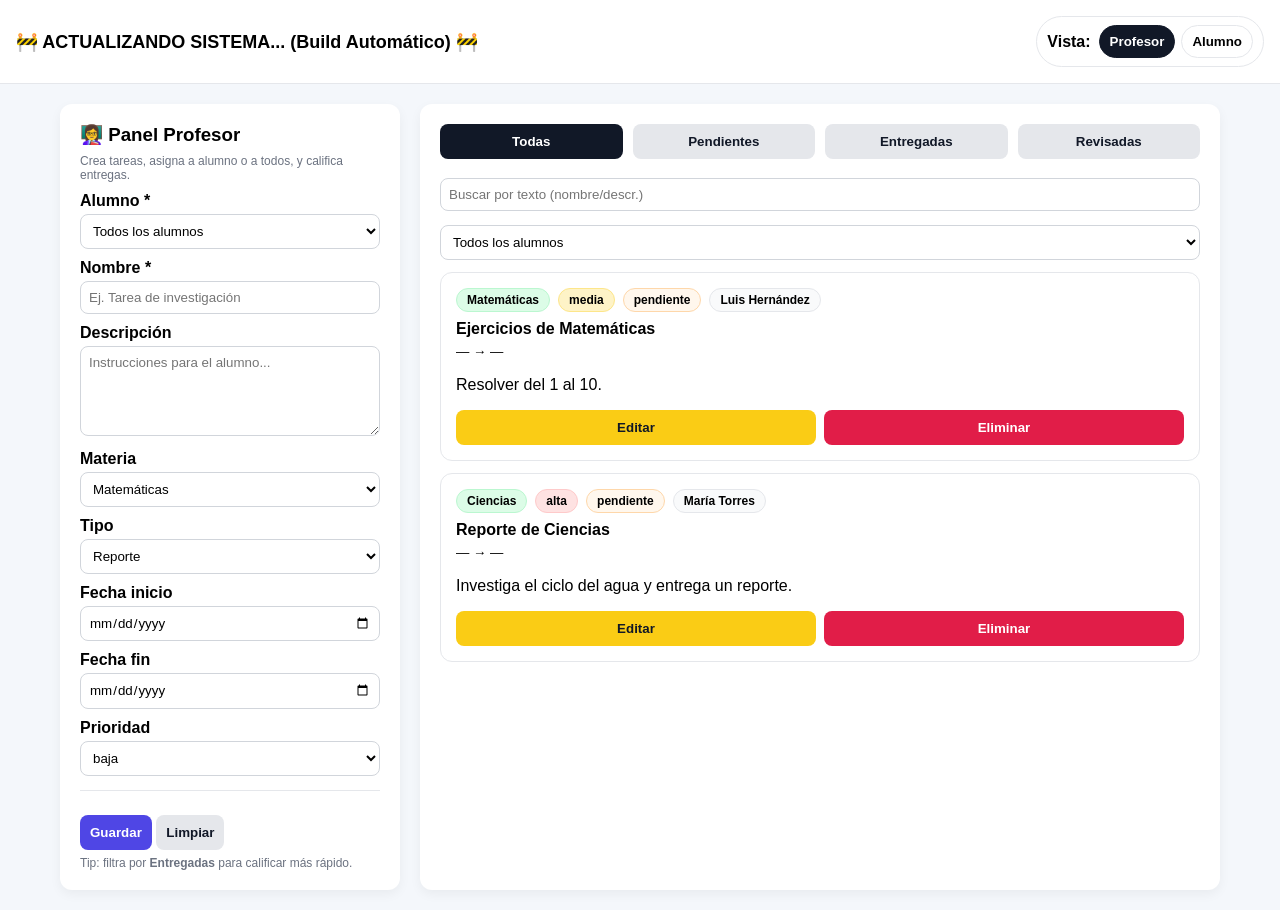
<file: index.html>
<!-- index.html -->
<!DOCTYPE html>
<html lang="es">
<head>
  <meta charset="UTF-8" />
  <meta name="viewport" content="width=device-width, initial-scale=1.0" />
  <title>Gestor de Tareas - Test AutoUpdate</title>
  <link rel="stylesheet" href="styles.css" />
</head>

<body>
  <header>
    <div class="top">
      <!-- Mensaje temporal para validar el despliegue automático de 5 min -->
      <h2>🚧 ACTUALIZANDO SISTEMA... (Build Automático) 🚧</h2>

      <div class="pill">
        <strong>Vista:</strong>
        <div class="seg" aria-label="selector vista">
          <button id="btnProfesor" class="active" type="button">Profesor</button>
          <button id="btnAlumno" type="button">Alumno</button>
        </div>
      </div>
    </div>
  </header>

  <div class="container">
    <!-- SIDEBAR -->
    <aside class="sidebar" id="sidebar"></aside>

    <!-- MAIN -->
    <main class="main">
      <div class="filters">
        <button class="active" data-estado="todas" type="button">Todas</button>
        <button data-estado="pendiente" type="button">Pendientes</button>
        <button data-estado="entregada" type="button">Entregadas</button>
        <button data-estado="revisada" type="button">Revisadas</button>
      </div>

      <div class="toolbar">
        <input id="buscar" placeholder="Buscar por texto (nombre/descr.)" />
        <select id="filtroAlumno"></select>
      </div>

      <section id="lista"></section>
    </main>
  </div>

  <!-- MODAL -->
  <div class="modalOverlay" id="modalOverlay" aria-hidden="true">
    <div class="modal" role="dialog" aria-modal="true">
      <h3 id="modalTitle">Modal</h3>
      <div id="modalBody"></div>
      <div class="footer">
        <button id="modalCancel" class="btn2" type="button">Cancelar</button>
        <button id="modalOk" class="btn" type="button">Guardar</button>
      </div>
    </div>
  </div>

  <script defer src="app.js"></script>
</body>
</html>
</file>
<file: styles.css>
/* styles.css */
*{box-sizing:border-box;font-family:Segoe UI,Tahoma,sans-serif}
body{margin:0;background:#f4f7fb}
header{background:#fff;padding:16px;border-bottom:1px solid #e5e7eb}
header .top{display:flex;align-items:center;justify-content:space-between;gap:12px;flex-wrap:wrap}
header h2{margin:0;font-size:18px}

.container{display:flex;gap:20px;padding:20px;max-width:1200px;margin:0 auto}
.sidebar,.main{background:#fff;border-radius:12px;padding:20px;box-shadow:0 4px 12px rgba(0,0,0,.05)}
.sidebar{width:340px}
.main{flex:1}

label{font-weight:600;margin-top:10px;display:block}
input,select,textarea{
  width:100%;padding:8px;margin-top:4px;border-radius:8px;border:1px solid #d1d5db;background:#fff
}
textarea{min-height:90px;resize:vertical}

button{padding:10px;border-radius:8px;border:none;cursor:pointer;font-weight:600}
.btn{background:#4f46e5;color:#fff}
.btn:active{transform:translateY(1px)}
.btn2{background:#e5e7eb;color:#111827}
.btnDanger{background:#e11d48;color:#fff}

.filters{display:flex;gap:10px;margin-bottom:15px;flex-wrap:wrap}
.filters button{flex:1;min-width:140px;background:#e5e7eb;color:#111827}
.filters button.active{background:#111827;color:#fff}

.toolbar{display:flex;gap:10px;align-items:center;flex-wrap:wrap;margin-bottom:12px}
.toolbar input{flex:1;min-width:220px}

.task{border:1px solid #e5e7eb;border-radius:12px;padding:15px;margin-bottom:12px}
.badges{display:flex;gap:8px;flex-wrap:wrap;align-items:center;margin-bottom:8px}
.badge{padding:4px 10px;border-radius:999px;font-size:12px;font-weight:700;border:1px solid #e5e7eb;background:#f9fafb}
.materia{background:#dcfce7;border-color:#bbf7d0}
.estado.pendiente{background:#fff7ed;border-color:#fed7aa}
.estado.entregada{background:#eff6ff;border-color:#bfdbfe}
.estado.revisada{background:#ecfdf5;border-color:#bbf7d0}
.prioridad.alta{background:#fee2e2;border-color:#fecaca}
.prioridad.media{background:#fef3c7;border-color:#fde68a}
.prioridad.baja{background:#e0f2fe;border-color:#bae6fd}

.actions{display:flex;gap:8px;margin-top:10px;flex-wrap:wrap}
.actions button{flex:1;min-width:140px}
.editar{background:#facc15;color:#111827}
.calificar{background:#16a34a;color:#fff}
.entregar{background:#2563eb;color:#fff}
.eliminar{background:#e11d48;color:#fff}

.small{font-size:12px;color:#6b7280;margin:6px 0 0}
.hr{height:1px;background:#e5e7eb;margin:14px 0}
.pill{
  display:inline-flex;gap:8px;align-items:center;
  padding:8px 10px;border:1px solid #e5e7eb;border-radius:999px;background:#fff
}
.seg{display:flex;gap:6px;flex-wrap:wrap}
.seg button{padding:8px 10px;border-radius:999px;border:1px solid #e5e7eb;background:#fff}
.seg button.active{background:#111827;color:#fff;border-color:#111827}

.modalOverlay{
  position:fixed;inset:0;background:rgba(0,0,0,.45);
  display:none;align-items:center;justify-content:center;padding:16px;z-index:999
}
.modal{
  width:min(560px,100%);background:#fff;border-radius:12px;
  padding:16px;box-shadow:0 20px 50px rgba(0,0,0,.2)
}
.modal h3{margin:0 0 8px}
.modal .row{display:flex;gap:10px;flex-wrap:wrap}
.modal .row > *{flex:1;min-width:180px}
.modal .footer{display:flex;gap:10px;margin-top:12px}
.modal .footer button{flex:1}

@media(max-width:900px){
  .container{flex-direction:column}
  .sidebar{width:100%}
}
</file>
